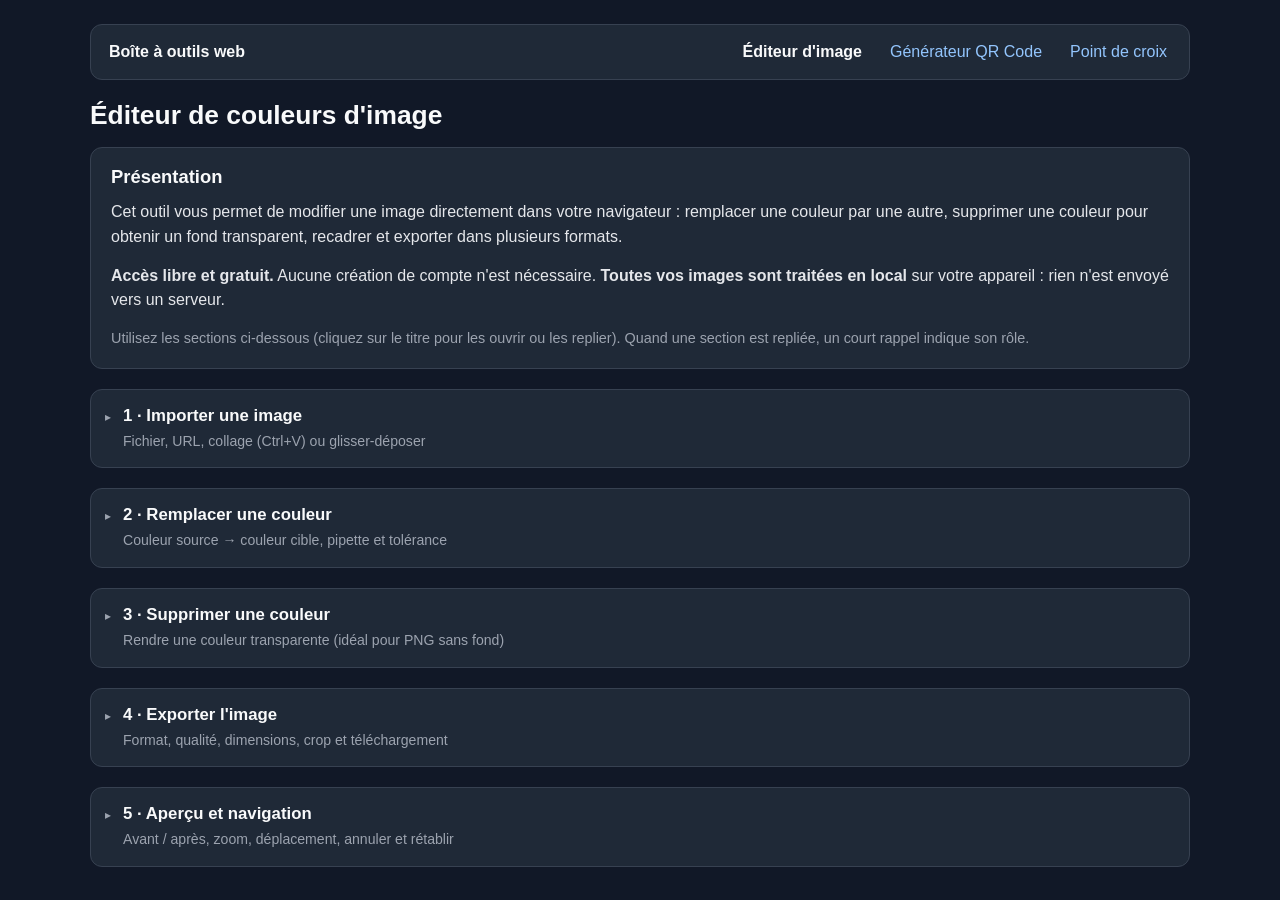
<file: index.html>
<!doctype html>
<html lang="fr">
  <head>
    <meta charset="UTF-8" />
    <meta name="viewport" content="width=device-width, initial-scale=1.0" />
    <!-- URL canonique / Open Graph : adaptez si dépôt, compte GitHub ou domaine custom diffèrent -->
    <link rel="canonical" href="https://tmlucas.github.io/logo-tools/" />
    <meta name="robots" content="index, follow" />
    <meta name="author" content="TMlucas" />
    <meta
      name="description"
      content="Éditeur d'image dans le navigateur : remplacer ou supprimer des couleurs, fond transparent, recadrage, export PNG/JPG/WebP/ICO/SVG. Gratuit, traitement 100 % local."
    />
    <meta
      name="keywords"
      content="éditeur image, QR code, couleurs, fond transparent, canvas, navigateur, gratuit, outil web"
    />
    <meta property="og:type" content="website" />
    <meta property="og:locale" content="fr_FR" />
    <meta property="og:site_name" content="Boîte à outils web" />
    <meta property="og:title" content="Éditeur de couleurs d'image — Boîte à outils web" />
    <meta
      property="og:description"
      content="Modifier une image en local : remplacement de couleurs, suppression pour PNG transparent, crop et export multi-formats."
    />
    <meta property="og:url" content="https://tmlucas.github.io/logo-tools/" />
    <meta name="twitter:card" content="summary" />
    <meta name="twitter:title" content="Éditeur de couleurs d'image — Boîte à outils web" />
    <meta
      name="twitter:description"
      content="Outil gratuit dans le navigateur : couleurs, transparence, export. Aucune donnée envoyée sur un serveur."
    />
    <meta name="theme-color" content="#111827" />
    <title>Éditeur de couleurs d'image — Boîte à outils web</title>
    <link rel="stylesheet" href="./styles.css" />
    <script type="application/ld+json">
      {
        "@context": "https://schema.org",
        "@type": "WebSite",
        "name": "Boîte à outils web",
        "url": "https://tmlucas.github.io/logo-tools/",
        "inLanguage": "fr",
        "description": "Outils gratuits dans le navigateur : édition d'image, QR codes et plan de broderie point de croix, traitement local.",
        "publisher": { "@type": "Organization", "name": "Boîte à outils web" }
      }
    </script>
    <script type="application/ld+json">
      {
        "@context": "https://schema.org",
        "@type": "ItemList",
        "name": "Outils",
        "itemListElement": [
          {
            "@type": "ListItem",
            "position": 1,
            "name": "Éditeur de couleurs d'image",
            "url": "https://tmlucas.github.io/logo-tools/"
          },
          {
            "@type": "ListItem",
            "position": 2,
            "name": "Générateur de QR code",
            "url": "https://tmlucas.github.io/logo-tools/qr-code.html"
          },
          {
            "@type": "ListItem",
            "position": 3,
            "name": "Plan de broderie point de croix",
            "url": "https://tmlucas.github.io/logo-tools/stitch.html"
          }
        ]
      }
    </script>
  </head>
  <body>
    <nav class="site-nav" aria-label="Navigation principale">
      <a href="./index.html" class="site-nav-brand">Boîte à outils web</a>
      <div class="site-nav-links">
        <a href="./index.html" class="is-current">Éditeur d'image</a>
        <a href="./qr-code.html">Générateur QR Code</a>
        <a href="./stitch.html">Point de croix</a>
      </div>
    </nav>
    <main class="app">
      <header class="page-header">
        <h1>Éditeur de couleurs d'image</h1>
        <section class="card intro" aria-labelledby="intro-title">
          <h2 id="intro-title">Présentation</h2>
          <p>
            Cet outil vous permet de modifier une image directement dans votre navigateur&nbsp;: remplacer une couleur par une autre, supprimer une couleur pour obtenir un fond transparent, recadrer et exporter dans plusieurs formats.
          </p>
          <p>
            <strong>Accès libre et gratuit.</strong> Aucune création de compte n'est nécessaire. <strong>Toutes vos images sont traitées en local</strong> sur votre appareil&nbsp;: rien n'est envoyé vers un serveur.
          </p>
          <p class="intro-hint">
            Utilisez les sections ci-dessous (cliquez sur le titre pour les ouvrir ou les replier). Quand une section est repliée, un court rappel indique son rôle.
          </p>
        </section>
      </header>

      <details class="card collapsible">
        <summary class="card-summary">
          <span class="card-summary-title">1 · Importer une image</span>
          <span class="card-summary-hint">Fichier, URL, collage (Ctrl+V) ou glisser-déposer</span>
        </summary>
        <div class="card-body">
          <div id="dropzone" class="dropzone" tabindex="0" aria-label="Zone de dépôt image">
            Glissez une image ici, collez-la (Ctrl+V) ou utilisez les options ci-dessous.
          </div>
          <div class="field-row">
            <label class="btn">
              Choisir un fichier
              <input id="fileInput" type="file" accept="image/*" hidden />
            </label>
            <input id="urlInput" type="url" placeholder="https://exemple.com/image.png" />
            <button id="loadUrlBtn" type="button" class="btn secondary">Charger l'URL</button>
          </div>
          <p id="importStatus" class="status">Aucune image chargée.</p>
        </div>
      </details>

      <details class="card collapsible controls">
        <summary class="card-summary">
          <span class="card-summary-title">2 · Remplacer une couleur</span>
          <span class="card-summary-hint">Couleur source → couleur cible, pipette et tolérance</span>
        </summary>
        <div class="card-body">
          <div class="field-row">
            <label class="field-label">Couleur source (hexa)
              <input id="sourceHex" type="text" value="#ffffff" maxlength="9" />
            </label>
            <label class="field-label">Couleur source (palette)
              <input id="sourcePicker" type="color" value="#ffffff" />
            </label>
            <button id="pickSourceBtn" type="button" class="btn secondary">Pipette source</button>
          </div>
          <div class="field-row">
            <label class="field-label">Couleur de remplacement (hexa)
              <input id="targetHex" type="text" value="#000000" maxlength="9" />
            </label>
            <label class="field-label">Couleur de remplacement (palette)
              <input id="targetPicker" type="color" value="#000000" />
            </label>
            <button id="pickTargetBtn" type="button" class="btn secondary">Pipette cible</button>
          </div>
          <div class="field-row">
            <label class="field-label">Tolérance
              <input id="tolerance" type="range" min="0" max="255" value="40" />
            </label>
            <span id="toleranceValue" class="field-inline-value">40</span>
            <button id="replaceBtn" type="button" class="btn">Remplacer la couleur</button>
          </div>
        </div>
      </details>

      <details class="card collapsible controls">
        <summary class="card-summary">
          <span class="card-summary-title">3 · Supprimer une couleur</span>
          <span class="card-summary-hint">Rendre une couleur transparente (idéal pour PNG sans fond)</span>
        </summary>
        <div class="card-body">
          <div class="field-row">
            <label class="field-label">Couleur à supprimer (hexa)
              <input id="removeHex" type="text" value="#ffffff" maxlength="9" />
            </label>
            <label class="field-label">Couleur à supprimer (palette)
              <input id="removePicker" type="color" value="#ffffff" />
            </label>
            <button id="pickRemoveBtn" type="button" class="btn secondary">Pipette suppression</button>
          </div>
          <div class="field-row">
            <label class="field-label">Tolérance suppression
              <input id="removeTolerance" type="range" min="0" max="255" value="40" />
            </label>
            <span id="removeToleranceValue" class="field-inline-value">40</span>
            <button id="removeBtn" type="button" class="btn warning">Supprimer la couleur</button>
          </div>
        </div>
      </details>

      <details class="card collapsible controls">
        <summary class="card-summary">
          <span class="card-summary-title">4 · Exporter l'image</span>
          <span class="card-summary-hint">Format, qualité, dimensions, crop et téléchargement</span>
        </summary>
        <div class="card-body">
          <div class="field-row">
            <label class="field-label">Nom du fichier
              <input id="filename" type="text" value="image-editee" />
            </label>
            <label class="field-label">Format
              <select id="formatSelect">
                <option value="png">PNG</option>
                <option value="jpg">JPG</option>
                <option value="webp">WEBP</option>
                <option value="ico">ICO</option>
                <option value="svg">SVG</option>
              </select>
            </label>
            <label id="qualityWrap" class="field-label">Qualité (JPG/WEBP)
              <input id="quality" type="range" min="0.1" max="1" value="0.92" step="0.01" />
            </label>
            <span id="qualityValue" class="field-inline-value">0.92</span>
            <button id="exportBtn" type="button" class="btn">Exporter</button>
            <button id="resetBtn" type="button" class="btn secondary">Réinitialiser</button>
          </div>
          <div class="field-row">
            <label class="field-label">Largeur export (px)
              <input id="exportWidth" type="number" min="1" step="1" placeholder="auto" />
            </label>
            <label class="field-label">Hauteur export (px)
              <input id="exportHeight" type="number" min="1" step="1" placeholder="auto" />
            </label>
            <label class="field-label field-label--checkbox">
              <input id="lockAspect" type="checkbox" checked />
              Conserver le ratio
            </label>
          </div>
          <div class="field-row">
            <label class="field-label field-label--checkbox">
              <input id="useCrop" type="checkbox" />
              Exporter uniquement la zone de crop
            </label>
            <button id="cropModeBtn" type="button" class="btn secondary">Activer crop</button>
            <label class="field-label field-label--compact">X
              <input id="cropX" type="number" min="0" step="1" value="0" />
            </label>
            <label class="field-label field-label--compact">Y
              <input id="cropY" type="number" min="0" step="1" value="0" />
            </label>
            <label class="field-label field-label--compact">W
              <input id="cropW" type="number" min="1" step="1" value="1" />
            </label>
            <label class="field-label field-label--compact">H
              <input id="cropH" type="number" min="1" step="1" value="1" />
            </label>
          </div>
        </div>
      </details>

      <details class="card collapsible">
        <summary class="card-summary">
          <span class="card-summary-title">5 · Aperçu et navigation</span>
          <span class="card-summary-hint">Avant / après, zoom, déplacement, annuler et rétablir</span>
        </summary>
        <div class="card-body">
          <div class="field-row">
            <button id="undoBtn" type="button" class="btn secondary">Annuler</button>
            <button id="redoBtn" type="button" class="btn secondary">Rétablir</button>
            <button id="zoomOutBtn" type="button" class="btn secondary">- Zoom</button>
            <button id="zoomInBtn" type="button" class="btn secondary">+ Zoom</button>
            <button id="resetViewBtn" type="button" class="btn secondary">Réinitialiser la vue</button>
            <span id="zoomLabel" class="field-inline-value">Zoom: 100%</span>
          </div>
          <p class="hint">Glisser dans la zone d'aperçu pour déplacer l'image (pan).</p>
          <div id="previewViewport" class="preview-viewport">
            <div id="previewStage" class="preview-stage">
              <div class="preview-pane">
                <h3>Avant</h3>
                <canvas id="beforeCanvas"></canvas>
              </div>
              <div class="preview-pane">
                <h3>Après</h3>
                <div class="canvas-wrap">
                  <canvas id="canvas"></canvas>
                  <div id="cropOverlay" class="crop-overlay" hidden></div>
                </div>
              </div>
            </div>
          </div>
        </div>
      </details>
    </main>

    <script src="./app.js"></script>
  </body>
</html>
</file>
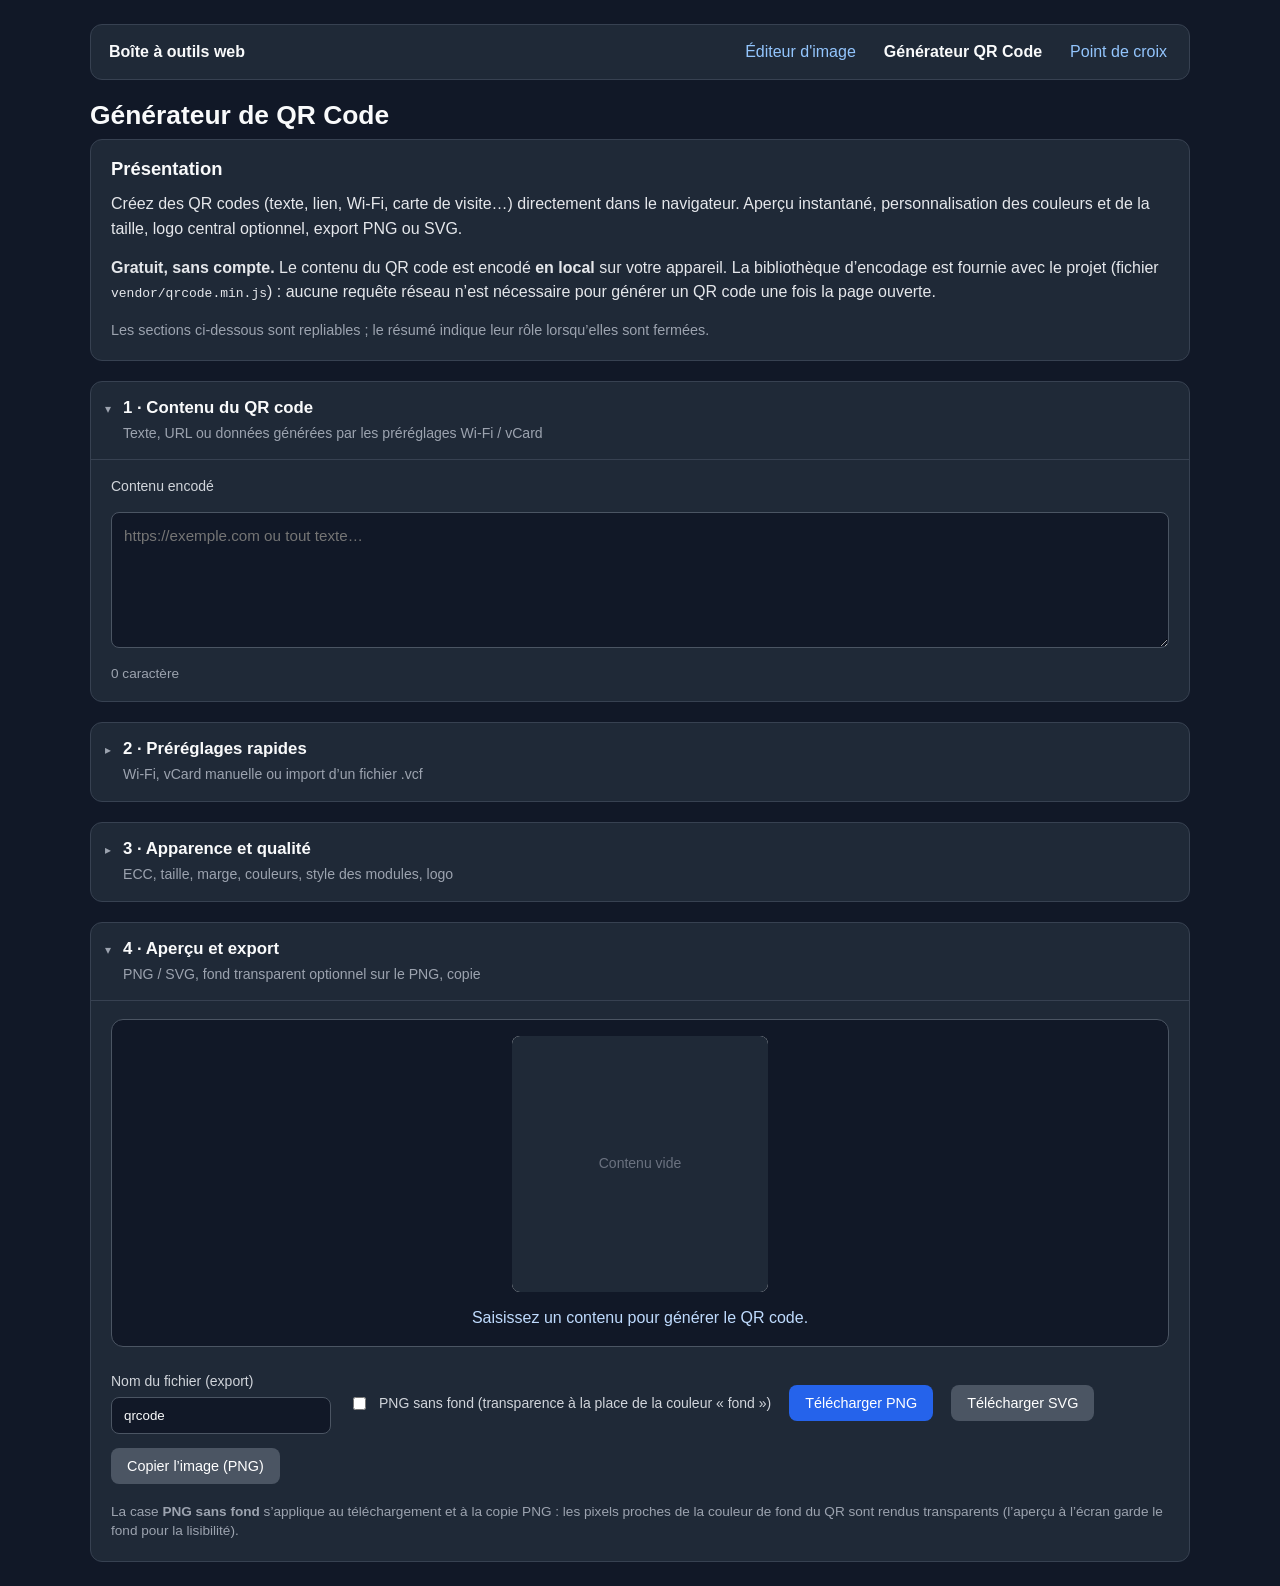
<file: qr-code.html>
<!doctype html>
<html lang="fr">
  <head>
    <meta charset="UTF-8" />
    <meta name="viewport" content="width=device-width, initial-scale=1.0" />
    <link rel="canonical" href="https://tmlucas.github.io/logo-tools/qr-code.html" />
    <meta name="robots" content="index, follow" />
    <meta name="author" content="TMlucas" />
    <meta
      name="description"
      content="Générateur de QR code dans le navigateur : texte, URL, Wi-Fi, vCard, styles arrondis, logo, export PNG/SVG. Gratuit, encodage local."
    />
    <meta name="keywords" content="QR code, générateur QR, vCard, Wi-Fi, PNG transparent, SVG, navigateur, gratuit" />
    <meta property="og:type" content="website" />
    <meta property="og:locale" content="fr_FR" />
    <meta property="og:site_name" content="Boîte à outils web" />
    <meta property="og:title" content="Générateur de QR code — Boîte à outils web" />
    <meta
      property="og:description"
      content="Créer un QR code en local : préréglages Wi-Fi et vCard, personnalisation visuelle, export PNG ou SVG."
    />
    <meta property="og:url" content="https://tmlucas.github.io/logo-tools/qr-code.html" />
    <meta name="twitter:card" content="summary" />
    <meta name="twitter:title" content="Générateur de QR code — Boîte à outils web" />
    <meta
      name="twitter:description"
      content="QR codes personnalisables, sans envoi de données sur un serveur (hors chargement initial de la page)."
    />
    <meta name="theme-color" content="#111827" />
    <title>Générateur de QR code — Boîte à outils web</title>
    <link rel="stylesheet" href="./styles.css" />
    <link rel="stylesheet" href="./qr-code.css" />
    <script type="application/ld+json">
      {
        "@context": "https://schema.org",
        "@type": "WebApplication",
        "name": "Générateur de QR code",
        "url": "https://tmlucas.github.io/logo-tools/qr-code.html",
        "applicationCategory": "UtilitiesApplication",
        "operatingSystem": "Web",
        "inLanguage": "fr",
        "offers": { "@type": "Offer", "price": "0", "priceCurrency": "EUR" },
        "description": "Génération de QR codes (texte, lien, Wi-Fi, vCard), styles de modules, export PNG/SVG, traitement dans le navigateur."
      }
    </script>
  </head>
  <body class="qr-page">
    <nav class="site-nav" aria-label="Navigation principale">
      <a href="./index.html" class="site-nav-brand">Boîte à outils web</a>
      <div class="site-nav-links">
        <a href="./index.html">Éditeur d'image</a>
        <a href="./qr-code.html" class="is-current">Générateur QR Code</a>
        <a href="./stitch.html">Point de croix</a>
      </div>
    </nav>

    <main class="app">
      <header class="page-header">
        <h1>Générateur de QR Code</h1>
        <section class="card intro" aria-labelledby="qr-intro-title">
          <h2 id="qr-intro-title">Présentation</h2>
          <p>
            Créez des QR codes (texte, lien, Wi-Fi, carte de visite…) directement dans le navigateur. Aperçu instantané, personnalisation des couleurs et de la taille, logo central optionnel, export PNG ou SVG.
          </p>
          <p>
            <strong>Gratuit, sans compte.</strong> Le contenu du QR code est encodé <strong>en local</strong> sur votre appareil. La bibliothèque d’encodage est fournie avec le projet (fichier <code>vendor/qrcode.min.js</code>)&nbsp;: aucune requête réseau n’est nécessaire pour générer un QR code une fois la page ouverte.
          </p>
          <p class="intro-hint">
            Les sections ci-dessous sont repliables ; le résumé indique leur rôle lorsqu’elles sont fermées.
          </p>
        </section>
      </header>

      <details class="card collapsible" open>
        <summary class="card-summary">
          <span class="card-summary-title">1 · Contenu du QR code</span>
          <span class="card-summary-hint">Texte, URL ou données générées par les préréglages Wi-Fi / vCard</span>
        </summary>
        <div class="card-body">
          <label class="field-label" for="qrContent">Contenu encodé</label>
          <textarea id="qrContent" class="qr-content-input" rows="5" placeholder="https://exemple.com ou tout texte…"></textarea>
          <p id="charCount" class="qr-char-count" aria-live="polite">0 caractère</p>
        </div>
      </details>

      <details class="card collapsible">
        <summary class="card-summary">
          <span class="card-summary-title">2 · Préréglages rapides</span>
          <span class="card-summary-hint">Wi-Fi, vCard manuelle ou import d’un fichier .vcf</span>
        </summary>
        <div class="card-body">
          <h3 style="margin-top: 0">Wi-Fi</h3>
          <div class="qr-meta-grid">
            <label class="field-label">Nom du réseau (SSID)
              <input id="wifiSsid" type="text" autocomplete="off" placeholder="Mon_WiFi" />
            </label>
            <label class="field-label">Mot de passe
              <input id="wifiPass" type="password" autocomplete="off" placeholder="" />
            </label>
            <label class="field-label">Sécurité
              <select id="wifiSec">
                <option value="WPA">WPA / WPA2</option>
                <option value="WEP">WEP</option>
                <option value="nopass">Aucun (réseau ouvert)</option>
              </select>
            </label>
            <label class="field-label field-label--checkbox" style="grid-column: 1 / -1">
              <input id="wifiHidden" type="checkbox" />
              Réseau masqué
            </label>
          </div>
          <div class="field-row" style="margin-top: 14px">
            <button type="button" id="applyWifiBtn" class="btn secondary">Insérer la chaîne Wi-Fi dans le contenu</button>
          </div>

          <h3 style="margin-top: 24px">vCard (contact)</h3>
          <div class="qr-meta-grid">
            <label class="field-label">Nom affiché
              <input id="vcardFn" type="text" placeholder="Jean Dupont" />
            </label>
            <label class="field-label">Téléphone
              <input id="vcardTel" type="text" placeholder="+33 6 12 34 56 78" />
            </label>
            <label class="field-label">E-mail
              <input id="vcardEmail" type="text" placeholder="jean@exemple.fr" />
            </label>
            <label class="field-label">Organisation (optionnel)
              <input id="vcardOrg" type="text" placeholder="" />
            </label>
          </div>
          <div class="field-row" style="margin-top: 14px">
            <button type="button" id="applyVcardBtn" class="btn secondary">Insérer la vCard dans le contenu</button>
          </div>

          <h3 style="margin-top: 24px">Importer un fichier vCard</h3>
          <p class="qr-hint-block">
            Choisissez un fichier <code>.vcf</code> exporté depuis vos contacts ou un autre outil. Son contenu remplace le champ «&nbsp;Contenu encodé&nbsp;» (section 1) pour générer le QR code. Tout reste traité dans le navigateur.
          </p>
          <div class="field-row">
            <label class="field-label">Fichier .vcf / vCard
              <input id="vcardImportFile" type="file" accept=".vcf,.vcard,text/vcard,text/x-vcard,text/directory,application/vnd.contact" />
            </label>
          </div>
        </div>
      </details>

      <details class="card collapsible">
        <summary class="card-summary">
          <span class="card-summary-title">3 · Apparence et qualité</span>
          <span class="card-summary-hint">ECC, taille, marge, couleurs, style des modules, logo</span>
        </summary>
        <div class="card-body">
          <div class="field-row">
            <label class="field-label">Correction d’erreurs (ECC)
              <select id="qrEcc">
                <option value="L">L — ~7 % (meilleure densité)</option>
                <option value="M" selected>M — ~15 %</option>
                <option value="Q">Q — ~25 %</option>
                <option value="H">H — ~30 % (recommandé avec logo)</option>
              </select>
            </label>
            <label class="field-label">Largeur (px)
              <input id="qrWidth" type="number" min="64" max="2048" step="32" value="256" />
            </label>
            <label class="field-label">Marge (modules)
              <input id="qrMargin" type="number" min="0" max="10" step="1" value="2" />
            </label>
            <label class="field-label">Style des modules
              <select id="qrModuleStyle">
                <option value="classic">Carrés — standard (meilleure compatibilité scan)</option>
                <option value="rounded">Carrés arrondis</option>
                <option value="dots">Pastilles (points)</option>
              </select>
            </label>
          </div>
          <p class="qr-hint-block">
            Les styles <strong>arrondis</strong> ou <strong>pastilles</strong> redessinent la matrice du QR&nbsp;: l’aspect change, les données encodées restent identiques. Certains lecteurs très anciens peuvent être moins tolérants qu’avec le rendu carré classique.
          </p>
          <div class="field-row">
            <label class="field-label">Couleur modules (foncé)
              <input id="qrColorDarkHex" type="text" value="#000000" maxlength="9" />
            </label>
            <label class="field-label">Aperçu
              <input id="qrColorDarkPicker" type="color" value="#000000" />
            </label>
            <label class="field-label">Couleur fond (clair)
              <input id="qrColorLightHex" type="text" value="#ffffff" maxlength="9" />
            </label>
            <label class="field-label">Aperçu
              <input id="qrColorLightPicker" type="color" value="#ffffff" />
            </label>
          </div>
          <div class="field-row logo-row">
            <label class="field-label field-label--checkbox">
              <input id="qrLogoEnabled" type="checkbox" />
              Logo au centre (réduit la zone lisible — utiliser ECC élevé)
            </label>
            <label class="field-label">Image logo (PNG, JPG…)
              <input id="qrLogoFile" type="file" accept="image/*" />
            </label>
          </div>
          <p class="qr-hint-block">
            Avec un logo, choisissez de préférence la correction <strong>H</strong> et gardez le logo petit pour un scan fiable.
          </p>
        </div>
      </details>

      <details class="card collapsible" open>
        <summary class="card-summary">
          <span class="card-summary-title">4 · Aperçu et export</span>
          <span class="card-summary-hint">PNG / SVG, fond transparent optionnel sur le PNG, copie</span>
        </summary>
        <div class="card-body">
          <div class="qr-preview-wrap">
            <canvas id="qrCanvas" width="256" height="256" aria-label="Aperçu du QR code"></canvas>
            <p id="qrStatus" class="status" style="margin: 0; text-align: center">Saisissez un contenu pour générer le QR code.</p>
          </div>
          <div class="field-row" style="margin-top: 8px">
            <label class="field-label">Nom du fichier (export)
              <input id="qrFilename" type="text" value="qrcode" />
            </label>
            <label class="field-label field-label--checkbox">
              <input id="qrPngTransparentBg" type="checkbox" />
              PNG sans fond (transparence à la place de la couleur «&nbsp;fond&nbsp;»)
            </label>
            <button type="button" id="exportPngBtn" class="btn">Télécharger PNG</button>
            <button type="button" id="exportSvgBtn" class="btn secondary">Télécharger SVG</button>
            <button type="button" id="copyPngBtn" class="btn secondary">Copier l’image (PNG)</button>
          </div>
          <p class="qr-hint-block">
            La case <strong>PNG sans fond</strong> s’applique au téléchargement et à la copie PNG&nbsp;: les pixels proches de la couleur de fond du QR sont rendus transparents (l’aperçu à l’écran garde le fond pour la lisibilité).
          </p>
        </div>
      </details>
    </main>

    <script src="./vendor/qrcode.min.js"></script>
    <script src="./qr-code.js"></script>
  </body>
</html>
</file>
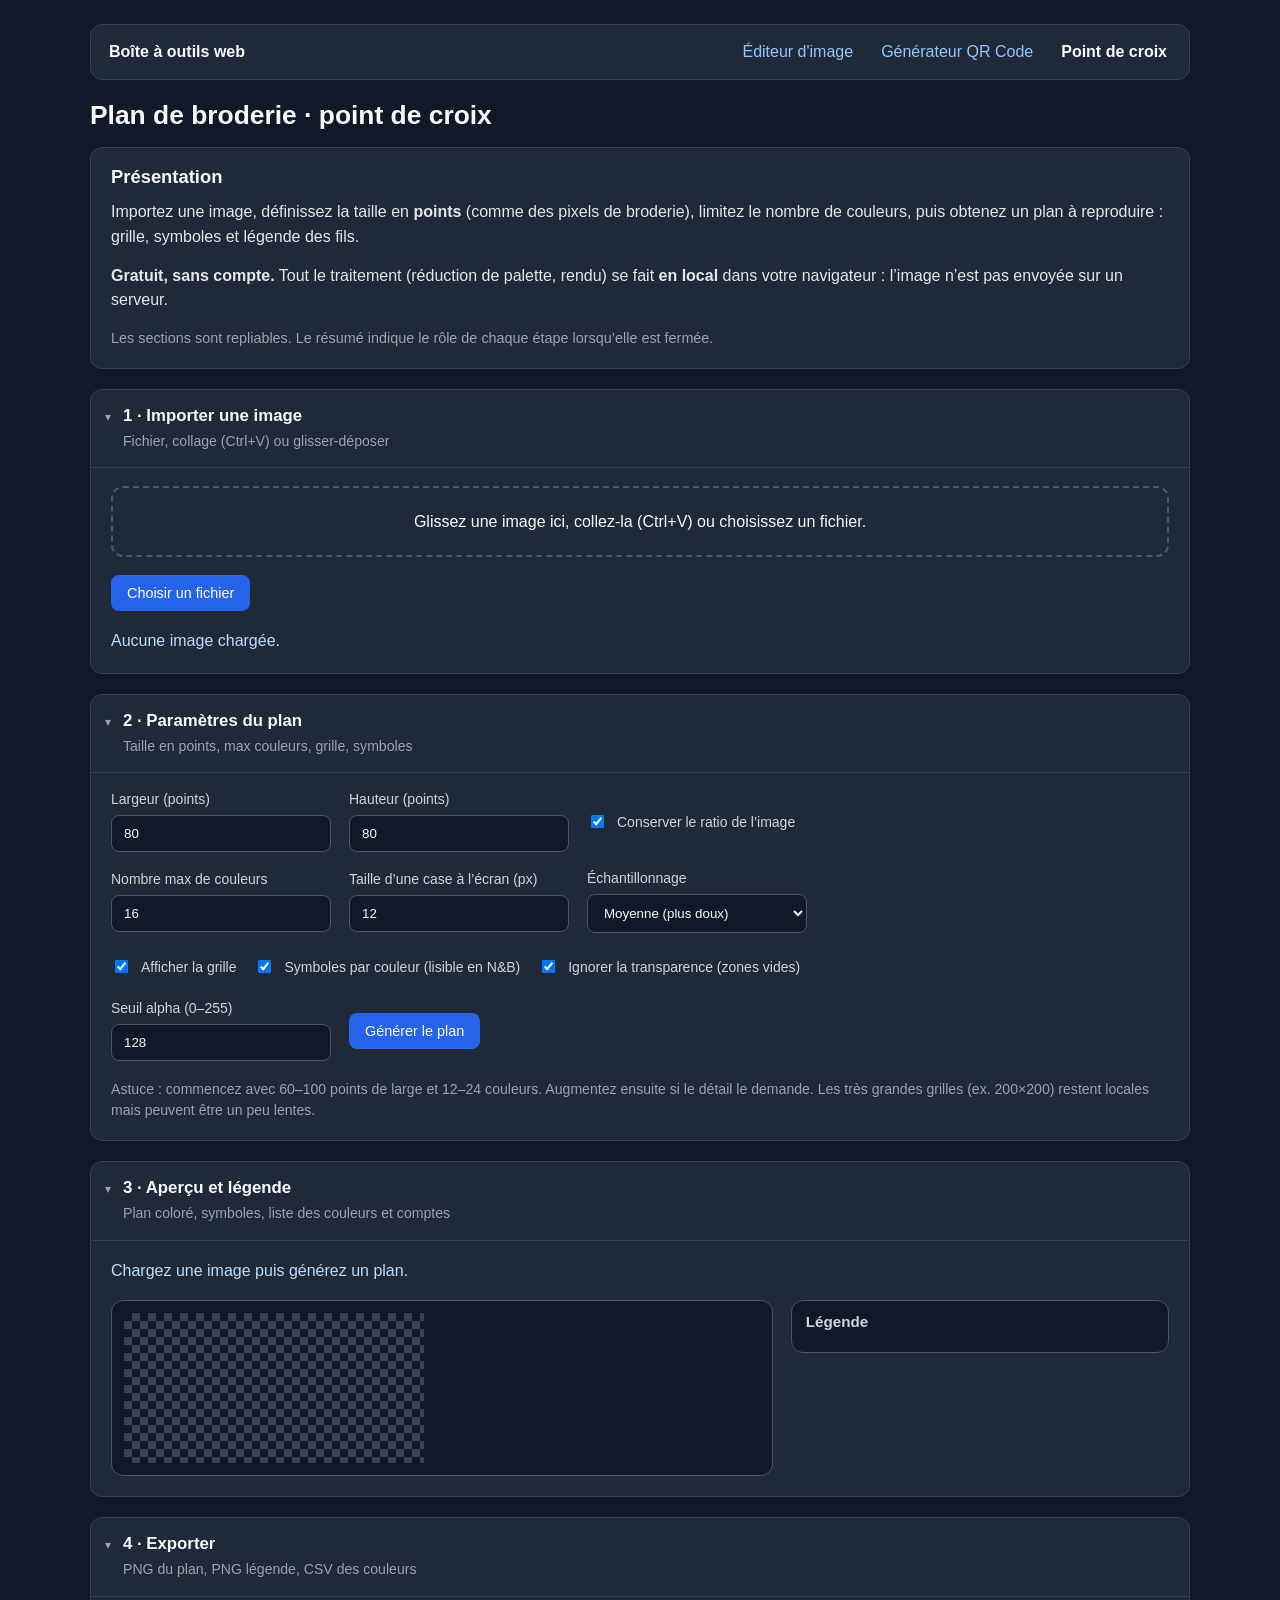
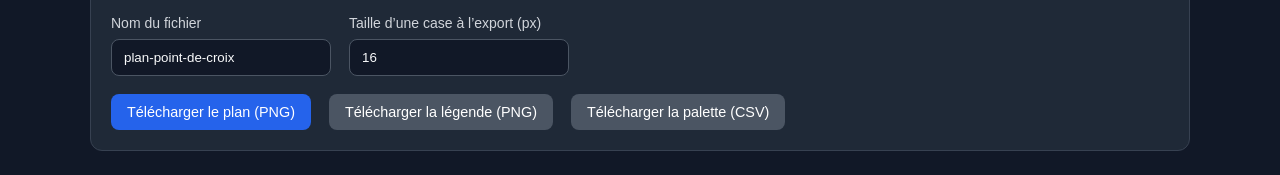
<file: stitch.html>
<!doctype html>
<html lang="fr">
  <head>
    <meta charset="UTF-8" />
    <meta name="viewport" content="width=device-width, initial-scale=1.0" />
    <link rel="canonical" href="https://tmlucas.github.io/logo-tools/stitch.html" />
    <meta name="robots" content="index, follow" />
    <meta name="author" content="TMlucas" />
    <meta
      name="description"
      content="Convertisseur image → plan de broderie point de croix dans le navigateur : grille, nombre de couleurs, légende, export PNG. Gratuit, 100 % local."
    />
    <meta
      name="keywords"
      content="point de croix, broderie, pixel art, plan de broderie, grille, palette, navigateur, gratuit"
    />
    <meta property="og:type" content="website" />
    <meta property="og:locale" content="fr_FR" />
    <meta property="og:site_name" content="Boîte à outils web" />
    <meta property="og:title" content="Plan de broderie point de croix — Boîte à outils web" />
    <meta
      property="og:description"
      content="Transformer une image en schéma de point de croix : taille en points, max couleurs, légende, export."
    />
    <meta property="og:url" content="https://tmlucas.github.io/logo-tools/stitch.html" />
    <meta name="twitter:card" content="summary" />
    <meta name="twitter:title" content="Plan de broderie point de croix — Boîte à outils web" />
    <meta
      name="twitter:description"
      content="Image → plan de broderie en local dans le navigateur. Gratuit, sans compte."
    />
    <meta name="theme-color" content="#111827" />
    <title>Plan de broderie point de croix — Boîte à outils web</title>
    <link rel="stylesheet" href="./styles.css" />
    <link rel="stylesheet" href="./stitch.css" />
    <script type="application/ld+json">
      {
        "@context": "https://schema.org",
        "@type": "WebApplication",
        "name": "Plan de broderie point de croix",
        "url": "https://tmlucas.github.io/logo-tools/stitch.html",
        "applicationCategory": "UtilitiesApplication",
        "operatingSystem": "Web",
        "inLanguage": "fr",
        "offers": { "@type": "Offer", "price": "0", "priceCurrency": "EUR" },
        "description": "Convertir une image en plan de point de croix : grille, réduction de couleurs, légende, export PNG, traitement local."
      }
    </script>
  </head>
  <body class="stitch-page">
    <nav class="site-nav" aria-label="Navigation principale">
      <a href="./index.html" class="site-nav-brand">Boîte à outils web</a>
      <div class="site-nav-links">
        <a href="./index.html">Éditeur d'image</a>
        <a href="./qr-code.html">Générateur QR Code</a>
        <a href="./stitch.html" class="is-current">Point de croix</a>
      </div>
    </nav>

    <main class="app">
      <header class="page-header">
        <h1>Plan de broderie · point de croix</h1>
        <section class="card intro" aria-labelledby="stitch-intro-title">
          <h2 id="stitch-intro-title">Présentation</h2>
          <p>
            Importez une image, définissez la taille en <strong>points</strong> (comme des pixels de broderie), limitez le nombre de couleurs, puis obtenez un plan à reproduire : grille, symboles et légende des fils.
          </p>
          <p>
            <strong>Gratuit, sans compte.</strong> Tout le traitement (réduction de palette, rendu) se fait <strong>en local</strong> dans votre navigateur : l’image n’est pas envoyée sur un serveur.
          </p>
          <p class="intro-hint">
            Les sections sont repliables. Le résumé indique le rôle de chaque étape lorsqu’elle est fermée.
          </p>
        </section>
      </header>

      <details class="card collapsible" open>
        <summary class="card-summary">
          <span class="card-summary-title">1 · Importer une image</span>
          <span class="card-summary-hint">Fichier, collage (Ctrl+V) ou glisser-déposer</span>
        </summary>
        <div class="card-body">
          <div id="dropzone" class="dropzone" tabindex="0" aria-label="Zone de dépôt image">
            Glissez une image ici, collez-la (Ctrl+V) ou choisissez un fichier.
          </div>
          <div class="field-row">
            <label class="btn">
              Choisir un fichier
              <input id="fileInput" type="file" accept="image/*" hidden />
            </label>
          </div>
          <p id="importStatus" class="status">Aucune image chargée.</p>
        </div>
      </details>

      <details class="card collapsible" open>
        <summary class="card-summary">
          <span class="card-summary-title">2 · Paramètres du plan</span>
          <span class="card-summary-hint">Taille en points, max couleurs, grille, symboles</span>
        </summary>
        <div class="card-body">
          <div class="field-row">
            <label class="field-label">Largeur (points)
              <input id="gridWidth" type="number" min="8" max="300" step="1" value="80" />
            </label>
            <label class="field-label">Hauteur (points)
              <input id="gridHeight" type="number" min="8" max="300" step="1" value="80" />
            </label>
            <label class="field-label field-label--checkbox">
              <input id="lockAspect" type="checkbox" checked />
              Conserver le ratio de l’image
            </label>
          </div>
          <div class="field-row">
            <label class="field-label">Nombre max de couleurs
              <input id="maxColors" type="number" min="2" max="64" step="1" value="16" />
            </label>
            <label class="field-label">Taille d’une case à l’écran (px)
              <input id="cellSize" type="number" min="4" max="40" step="1" value="12" />
            </label>
            <label class="field-label">Échantillonnage
              <select id="sampleMode">
                <option value="average" selected>Moyenne (plus doux)</option>
                <option value="nearest">Plus proche (plus net)</option>
              </select>
            </label>
          </div>
          <div class="field-row">
            <label class="field-label field-label--checkbox">
              <input id="showGrid" type="checkbox" checked />
              Afficher la grille
            </label>
            <label class="field-label field-label--checkbox">
              <input id="showSymbols" type="checkbox" checked />
              Symboles par couleur (lisible en N&amp;B)
            </label>
            <label class="field-label field-label--checkbox">
              <input id="ignoreTransparent" type="checkbox" checked />
              Ignorer la transparence (zones vides)
            </label>
          </div>
          <div class="field-row">
            <label class="field-label">Seuil alpha (0–255)
              <input id="alphaThreshold" type="number" min="0" max="255" step="1" value="128" />
            </label>
            <button type="button" id="generateBtn" class="btn">Générer le plan</button>
          </div>
          <p class="stitch-hint">
            Astuce : commencez avec 60–100 points de large et 12–24 couleurs. Augmentez ensuite si le détail le demande. Les très grandes grilles (ex. 200×200) restent locales mais peuvent être un peu lentes.
          </p>
        </div>
      </details>

      <details class="card collapsible" open>
        <summary class="card-summary">
          <span class="card-summary-title">3 · Aperçu et légende</span>
          <span class="card-summary-hint">Plan coloré, symboles, liste des couleurs et comptes</span>
        </summary>
        <div class="card-body">
          <p id="patternStats" class="status">Chargez une image puis générez un plan.</p>
          <div class="stitch-preview-layout">
            <div class="stitch-preview-wrap" id="previewWrap">
              <canvas id="patternCanvas" aria-label="Aperçu du plan de broderie"></canvas>
            </div>
            <div class="stitch-legend-wrap">
              <h3>Légende</h3>
              <div id="legendList" class="stitch-legend-list"></div>
            </div>
          </div>
        </div>
      </details>

      <details class="card collapsible" open>
        <summary class="card-summary">
          <span class="card-summary-title">4 · Exporter</span>
          <span class="card-summary-hint">PNG du plan, PNG légende, CSV des couleurs</span>
        </summary>
        <div class="card-body">
          <div class="field-row">
            <label class="field-label">Nom du fichier
              <input id="filename" type="text" value="plan-point-de-croix" />
            </label>
            <label class="field-label">Taille d’une case à l’export (px)
              <input id="exportCellSize" type="number" min="6" max="48" step="1" value="16" />
            </label>
          </div>
          <div class="field-row">
            <button type="button" id="exportPatternBtn" class="btn">Télécharger le plan (PNG)</button>
            <button type="button" id="exportLegendBtn" class="btn secondary">Télécharger la légende (PNG)</button>
            <button type="button" id="exportCsvBtn" class="btn secondary">Télécharger la palette (CSV)</button>
          </div>
        </div>
      </details>
    </main>

    <script src="./stitch.js"></script>
  </body>
</html>
</file>
<file: styles.css>
:root {
  color-scheme: light dark;
  font-family: Arial, Helvetica, sans-serif;
}

* {
  box-sizing: border-box;
}

body {
  margin: 0;
  padding: 24px;
  background: #111827;
  color: #f9fafb;
}

.site-nav {
  max-width: 1100px;
  margin: 0 auto 20px;
  padding: 12px 18px;
  display: flex;
  flex-wrap: wrap;
  align-items: center;
  justify-content: space-between;
  gap: 14px 20px;
  background: #1f2937;
  border: 1px solid #374151;
  border-radius: 12px;
}

.site-nav-brand {
  font-weight: 700;
  color: #f9fafb;
  text-decoration: none;
}

.site-nav-brand:hover {
  color: #93c5fd;
}

.site-nav-links {
  display: flex;
  flex-wrap: wrap;
  align-items: center;
  gap: 10px 20px;
}

.site-nav-links a {
  color: #93c5fd;
  text-decoration: none;
  padding: 6px 4px;
}

.site-nav-links a:hover {
  text-decoration: underline;
}

.site-nav-links a.is-current {
  color: #f9fafb;
  font-weight: 700;
  text-decoration: none;
}

.app {
  max-width: 1100px;
  margin: 0 auto;
  display: grid;
  gap: 20px;
}

.page-header h1 {
  margin: 0 0 16px;
  font-size: 1.65rem;
}

h2 {
  margin: 0 0 12px;
  font-size: 1.15rem;
}

h3 {
  margin: 0 0 10px;
  font-size: 0.95rem;
  color: #d1d5db;
}

.card {
  background: #1f2937;
  border: 1px solid #374151;
  border-radius: 12px;
  padding: 16px;
}

.card.intro {
  padding: 18px 20px;
}

.card.intro p {
  margin: 0 0 14px;
  line-height: 1.55;
  color: #e5e7eb;
}

.card.intro p:last-child {
  margin-bottom: 0;
}

.card.intro .intro-hint {
  font-size: 0.9rem;
  color: #9ca3af;
}

/* Sections repliables */
details.card.collapsible {
  padding: 0;
  overflow: hidden;
}

details.card.collapsible > summary {
  list-style: none;
}

details.card.collapsible > summary::-webkit-details-marker {
  display: none;
}

.card-summary {
  display: flex;
  flex-direction: column;
  align-items: flex-start;
  gap: 6px;
  padding: 16px 18px 16px 32px;
  cursor: pointer;
  user-select: none;
  border-radius: 12px;
  transition: background 0.15s ease;
  position: relative;
}

details.card.collapsible > .card-summary::before {
  content: "▸";
  position: absolute;
  left: 14px;
  top: 20px;
  font-size: 0.75rem;
  color: #9ca3af;
}

details.card.collapsible[open] > .card-summary::before {
  content: "▾";
}

.card-summary:hover {
  background: #374151;
}

details.card.collapsible[open] > .card-summary {
  border-bottom: 1px solid #374151;
  border-radius: 12px 12px 0 0;
}

.card-summary-title {
  font-weight: 700;
  font-size: 1.05rem;
  color: #f9fafb;
}

.card-summary-hint {
  font-size: 0.88rem;
  color: #9ca3af;
  line-height: 1.4;
  max-width: 100%;
}

.card-body {
  padding: 18px 20px 20px;
  display: flex;
  flex-direction: column;
  gap: 18px;
}

.dropzone {
  border: 2px dashed #4b5563;
  border-radius: 12px;
  padding: 22px 16px;
  text-align: center;
  margin: 0;
  line-height: 1.45;
}

.dropzone.dragover {
  border-color: #60a5fa;
  background: #1e3a8a33;
}

/* Lignes de champs : espacement vertical et horizontal entre chaque bloc */
.field-row {
  display: flex;
  flex-wrap: wrap;
  align-items: center;
  gap: 14px 18px;
}

.field-label {
  display: flex;
  flex-direction: column;
  align-items: flex-start;
  gap: 8px;
  min-width: 0;
  font-size: 0.875rem;
  color: #d1d5db;
}

.field-label--checkbox {
  flex-direction: row;
  align-items: center;
  gap: 10px;
  padding: 6px 0;
}

.field-label--compact {
  min-width: auto;
}

.field-label--compact input[type="number"] {
  min-width: 72px;
  width: 88px;
  padding: 8px 10px;
}

.field-inline-value {
  color: #93c5fd;
  font-size: 0.9rem;
  padding: 4px 0;
  min-width: 2.5rem;
}

input[type="text"],
input[type="url"],
input[type="number"],
select {
  min-width: 220px;
  padding: 10px 12px;
  border: 1px solid #4b5563;
  border-radius: 8px;
  background: #111827;
  color: #f9fafb;
}

input[type="color"] {
  width: 48px;
  height: 36px;
  border: none;
  padding: 0;
  background: transparent;
  margin-top: 2px;
}

input[type="range"] {
  width: 180px;
  max-width: 100%;
}

.btn {
  border: none;
  border-radius: 8px;
  padding: 10px 16px;
  background: #2563eb;
  color: #fff;
  cursor: pointer;
  font-size: 0.9rem;
  white-space: nowrap;
}

.btn.secondary {
  background: #4b5563;
}

.btn.warning {
  background: #dc2626;
}

.status {
  margin: 0;
  color: #bfdbfe;
  line-height: 1.45;
}

#canvas {
  max-width: 100%;
  width: auto;
  height: auto;
  border: 1px solid #4b5563;
  background-image:
    linear-gradient(45deg, #666 25%, transparent 25%),
    linear-gradient(-45deg, #666 25%, transparent 25%),
    linear-gradient(45deg, transparent 75%, #666 75%),
    linear-gradient(-45deg, transparent 75%, #666 75%);
  background-size: 20px 20px;
  background-position: 0 0, 0 10px, 10px -10px, -10px 0;
}

#beforeCanvas {
  max-width: 100%;
  width: auto;
  height: auto;
  border: 1px solid #4b5563;
  background-image:
    linear-gradient(45deg, #666 25%, transparent 25%),
    linear-gradient(-45deg, #666 25%, transparent 25%),
    linear-gradient(45deg, transparent 75%, #666 75%),
    linear-gradient(-45deg, transparent 75%, #666 75%);
  background-size: 20px 20px;
  background-position: 0 0, 0 10px, 10px -10px, -10px 0;
}

.hint {
  margin: 0;
  color: #9ca3af;
  line-height: 1.45;
}

.preview-viewport {
  width: 100%;
  overflow: hidden;
  border: 1px solid #374151;
  border-radius: 12px;
  cursor: grab;
}

.preview-viewport.dragging {
  cursor: grabbing;
}

.preview-stage {
  display: grid;
  grid-template-columns: repeat(2, minmax(260px, 1fr));
  gap: 16px;
  padding: 16px;
  transform-origin: top left;
  touch-action: none;
}

.preview-pane {
  background: #111827;
  border: 1px solid #4b5563;
  border-radius: 10px;
  padding: 14px;
}

.canvas-wrap {
  position: relative;
  display: inline-block;
}

/* Pipette : curseur personnalisé (point chaud ≈ embout) + repli crosshair */
.canvas-wrap.is-eyedropper canvas {
  cursor: url("data:image/svg+xml,%3Csvg xmlns='http://www.w3.org/2000/svg' width='32' height='32' viewBox='0 0 32 32'%3E%3Cpath fill='%23f3f4f6' stroke='%23111827' stroke-width='1.25' d='M23 3l6 6-9 9-3-3 9-9z'/%3E%3Cpath fill='%233b82f6' stroke='%23111827' stroke-width='1.25' d='M14 14l3 3-8 8c-1.2 1.2-3.2 1.2-4.4 0-1.2-1.2-1.2-3.2 0-4.4l8-8z'/%3E%3Ccircle cx='6' cy='26' r='2' fill='%23111827'/%3E%3C/svg%3E") 6 26, crosshair;
}

.crop-overlay {
  position: absolute;
  border: 2px solid #22c55e;
  background: rgba(34, 197, 94, 0.2);
  pointer-events: none;
}

/* Mobile : aperçu en une colonne — Avant puis Après en dessous */
@media (max-width: 640px) {
  body {
    padding: 16px;
  }

  .site-nav {
    flex-direction: column;
    align-items: flex-start;
  }

  .preview-stage {
    grid-template-columns: 1fr;
    gap: 12px;
    padding: 12px;
    min-width: 0;
  }

  .preview-pane {
    padding: 10px 12px;
    min-width: 0;
  }

  .preview-pane h3 {
    font-size: 0.85rem;
    margin-bottom: 8px;
    text-align: center;
  }

  .canvas-wrap {
    display: block;
    width: 100%;
    text-align: center;
  }

  #beforeCanvas,
  #canvas {
    display: block;
    max-width: 100%;
    height: auto;
    margin-left: auto;
    margin-right: auto;
  }

  .hint {
    font-size: 0.85rem;
    text-align: center;
  }
}
</file>
<file: qr-code.css>
.qr-page .page-header h1 {
  margin-bottom: 8px;
}

.qr-preview-wrap {
  display: flex;
  flex-direction: column;
  align-items: center;
  gap: 14px;
  padding: 16px;
  background: #111827;
  border: 1px solid #4b5563;
  border-radius: 12px;
}

#qrCanvas {
  display: block;
  max-width: 100%;
  height: auto;
  border-radius: 8px;
  background: #fff;
}

.qr-content-input {
  width: 100%;
  min-width: 0;
  min-height: 120px;
  padding: 12px;
  border: 1px solid #4b5563;
  border-radius: 8px;
  background: #111827;
  color: #f9fafb;
  font-family: inherit;
  font-size: 0.95rem;
  line-height: 1.45;
  resize: vertical;
}

.qr-meta-grid {
  display: grid;
  grid-template-columns: repeat(auto-fill, minmax(200px, 1fr));
  gap: 14px 18px;
  align-items: end;
}

.qr-meta-grid .field-label {
  min-width: 0;
}

.qr-meta-grid input[type="text"],
.qr-meta-grid input[type="password"],
.qr-meta-grid select {
  min-width: 0;
  width: 100%;
}

.qr-char-count {
  font-size: 0.85rem;
  color: #9ca3af;
  margin: 0;
}

.qr-char-count.is-warn {
  color: #fbbf24;
}

.qr-hint-block {
  font-size: 0.85rem;
  color: #9ca3af;
  margin: 0;
  line-height: 1.45;
}

.logo-row {
  align-items: flex-end;
}

.logo-row input[type="file"] {
  max-width: 100%;
}
</file>
<file: stitch.css>
.stitch-hint {
  margin: 0;
  font-size: 0.88rem;
  color: #9ca3af;
  line-height: 1.45;
}

.stitch-preview-layout {
  display: grid;
  grid-template-columns: minmax(0, 1.4fr) minmax(220px, 0.8fr);
  gap: 18px;
  align-items: start;
}

.stitch-preview-wrap {
  overflow: auto;
  max-height: min(70vh, 720px);
  border: 1px solid #4b5563;
  border-radius: 12px;
  background: #111827;
  padding: 12px;
}

#patternCanvas {
  display: block;
  image-rendering: pixelated;
  background:
    linear-gradient(45deg, #374151 25%, transparent 25%),
    linear-gradient(-45deg, #374151 25%, transparent 25%),
    linear-gradient(45deg, transparent 75%, #374151 75%),
    linear-gradient(-45deg, transparent 75%, #374151 75%);
  background-size: 16px 16px;
  background-position: 0 0, 0 8px, 8px -8px, -8px 0;
}

.stitch-legend-wrap {
  border: 1px solid #4b5563;
  border-radius: 12px;
  background: #111827;
  padding: 12px 14px;
  max-height: min(70vh, 720px);
  overflow: auto;
}

.stitch-legend-list {
  display: flex;
  flex-direction: column;
  gap: 8px;
}

.stitch-legend-item {
  display: grid;
  grid-template-columns: 28px 28px 1fr auto;
  gap: 10px;
  align-items: center;
  font-size: 0.88rem;
  color: #e5e7eb;
}

.stitch-swatch {
  width: 28px;
  height: 28px;
  border-radius: 6px;
  border: 1px solid #6b7280;
}

.stitch-symbol {
  width: 28px;
  height: 28px;
  display: flex;
  align-items: center;
  justify-content: center;
  border: 1px solid #4b5563;
  border-radius: 6px;
  background: #1f2937;
  font-weight: 700;
  font-size: 0.95rem;
}

.stitch-count {
  color: #93c5fd;
  white-space: nowrap;
}

@media (max-width: 800px) {
  .stitch-preview-layout {
    grid-template-columns: 1fr;
  }
}
</file>
